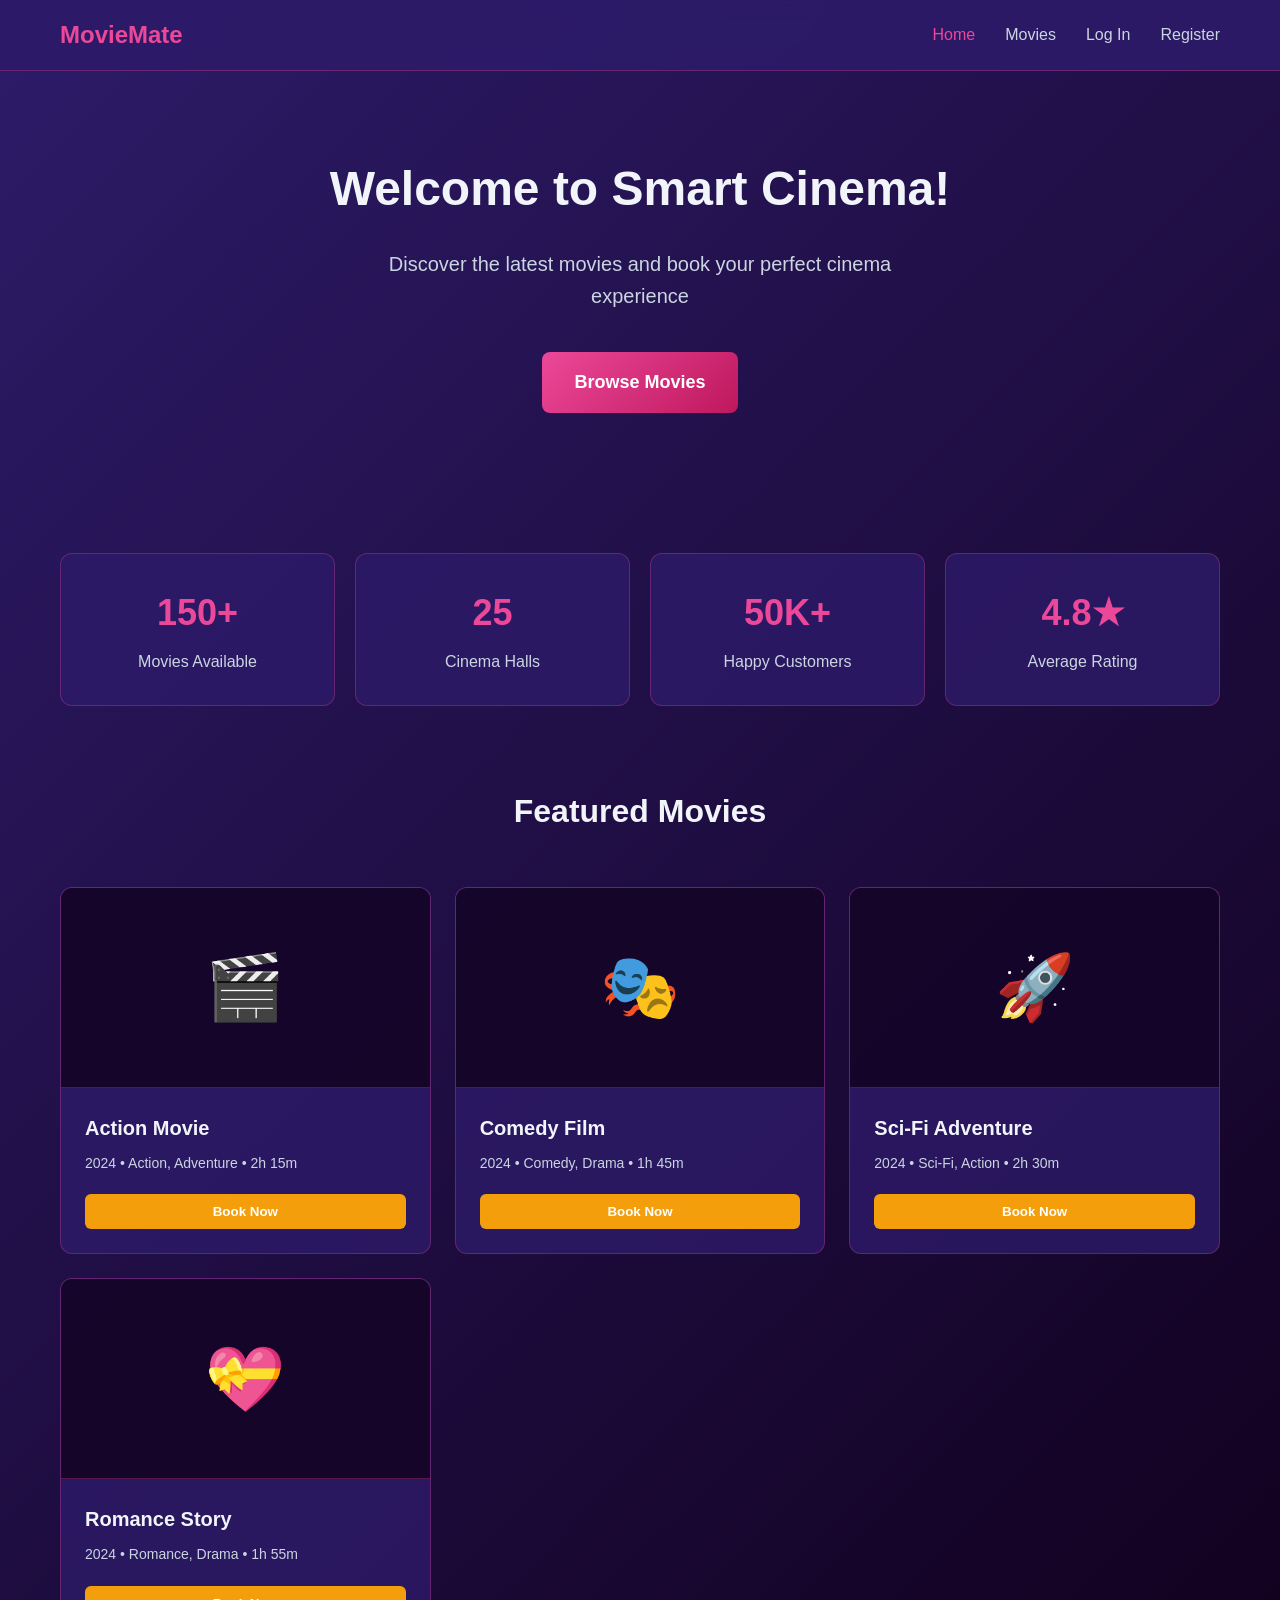
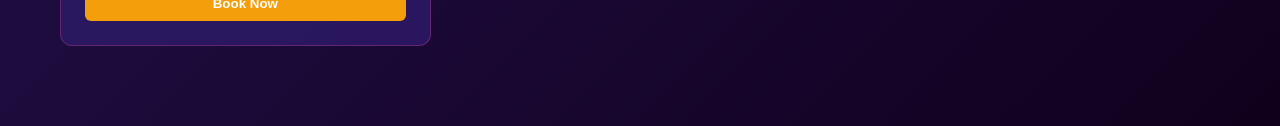
<file: cinema client/index.html>
<!DOCTYPE html>
<html lang="en">
<head>
    <meta charset="UTF-8">
    <meta name="viewport" content="width=device-width, initial-scale=1.0">
    <title>Smart Cinema - Home</title>
    <style>
        * {
            margin: 0;
            padding: 0;
            box-sizing: border-box;
        }

        body {
            font-family: -apple-system, BlinkMacSystemFont, "Segoe UI", Roboto, sans-serif;
            background: linear-gradient(135deg, #2d1b69 0%, #11001c 100%);
            color: #f1f5f9;
            line-height: 1.6;
            min-height: 100vh;
        }

        /* Navigation */
        .navbar {
            background: rgba(45, 27, 105, 0.9);
            backdrop-filter: blur(10px);
            border-bottom: 1px solid rgba(236, 72, 153, 0.3);
            position: sticky;
            top: 0;
            z-index: 100;
        }

        .nav-container {
            max-width: 1200px;
            margin: 0 auto;
            padding: 0 20px;
            display: flex;
            justify-content: space-between;
            align-items: center;
            height: 70px;
        }

        .logo {
            font-size: 24px;
            font-weight: bold;
            color: #ec4899;
            text-decoration: none;
            display: flex;
            align-items: center;
            gap: 8px;
        }

        .nav-menu {
            display: flex;
            list-style: none;
            gap: 30px;
        }

        .nav-menu a {
            color: #cbd5e1;
            text-decoration: none;
            font-weight: 500;
            transition: color 0.3s ease;
        }

        .nav-menu a:hover,
        .nav-menu a.active {
            color: #ec4899;
        }

        .menu-toggle {
            display: none;
            background: none;
            border: none;
            color: #f1f5f9;
            font-size: 24px;
            cursor: pointer;
        }

        /* Main Content */
        .main-content {
            max-width: 1200px;
            margin: 0 auto;
            padding: 0 20px;
        }

        /* Welcome Section */
        .welcome-section {
            text-align: center;
            padding: 80px 0;
        }

        .welcome-section h1 {
            font-size: 48px;
            font-weight: 700;
            color: #f1f5f9;
            margin-bottom: 20px;
        }

        .welcome-section p {
            font-size: 20px;
            color: #cbd5e1;
            margin-bottom: 40px;
            max-width: 600px;
            margin-left: auto;
            margin-right: auto;
        }

        .cta-button {
            display: inline-block;
            background: linear-gradient(135deg, #ec4899 0%, #be185d 100%);
            color: white;
            padding: 16px 32px;
            border: none;
            border-radius: 8px;
            font-size: 18px;
            font-weight: 600;
            text-decoration: none;
            transition: all 0.3s ease;
        }

        .cta-button:hover {
            transform: translateY(-2px);
            box-shadow: 0 8px 24px rgba(236, 72, 153, 0.4);
        }

        /* Stats Section */
        .stats-section {
            display: grid;
            grid-template-columns: repeat(auto-fit, minmax(200px, 1fr));
            gap: 20px;
            margin: 60px 0;
        }

        .stat-card {
            background: rgba(45, 27, 105, 0.8);
            border: 1px solid rgba(236, 72, 153, 0.3);
            border-radius: 12px;
            padding: 30px 20px;
            text-align: center;
            transition: transform 0.3s ease;
        }

        .stat-card:hover {
            transform: translateY(-4px);
        }

        .stat-number {
            display: block;
            font-size: 36px;
            font-weight: bold;
            color: #ec4899;
            margin-bottom: 8px;
        }

        .stat-label {
            color: #cbd5e1;
            font-size: 16px;
        }

        /* Featured Movies Section */
        .featured-movies {
            margin: 80px 0;
        }

        .section-title {
            font-size: 32px;
            font-weight: 600;
            color: #f1f5f9;
            text-align: center;
            margin-bottom: 50px;
        }

        .movies-grid {
            display: grid;
            grid-template-columns: repeat(auto-fit, minmax(280px, 1fr));
            gap: 24px;
        }

        .movie-card {
            background: rgba(45, 27, 105, 0.8);
            border: 1px solid rgba(236, 72, 153, 0.3);
            border-radius: 12px;
            overflow: hidden;
            transition: transform 0.3s ease;
        }

        .movie-card:hover {
            transform: translateY(-4px);
        }

        .movie-poster {
            background: rgba(17, 0, 28, 0.8);
            height: 200px;
            display: flex;
            align-items: center;
            justify-content: center;
            font-size: 64px;
            border-bottom: 1px solid rgba(236, 72, 153, 0.3);
        }

        .movie-info {
            padding: 24px;
        }

        .movie-title {
            font-size: 20px;
            font-weight: 600;
            color: #f1f5f9;
            margin-bottom: 8px;
        }

        .movie-details {
            color: #cbd5e1;
            font-size: 14px;
            margin-bottom: 20px;
        }

        .book-btn {
            background: #f59e0b;
            color: white;
            border: none;
            padding: 10px 20px;
            border-radius: 6px;
            font-weight: 600;
            cursor: pointer;
            transition: all 0.3s ease;
            width: 100%;
        }

        .book-btn:hover {
            background: #d97706;
            transform: translateY(-1px);
        }

        /* Mobile Responsive */
        @media (max-width: 768px) {
            .menu-toggle {
                display: block;
            }

            .nav-menu {
                position: absolute;
                top: 100%;
                left: 0;
                right: 0;
                background: rgba(45, 27, 105, 0.95);
                backdrop-filter: blur(10px);
                flex-direction: column;
                padding: 20px;
                border-top: 1px solid rgba(236, 72, 153, 0.3);
                transform: translateY(-100%);
                opacity: 0;
                visibility: hidden;
                transition: all 0.3s ease;
            }

            .nav-menu.active {
                transform: translateY(0);
                opacity: 1;
                visibility: visible;
            }

            .nav-menu li {
                margin: 10px 0;
            }

            .welcome-section {
                padding: 60px 0;
            }

            .welcome-section h1 {
                font-size: 36px;
            }

            .welcome-section p {
                font-size: 18px;
            }

            .stats-section {
                grid-template-columns: repeat(2, 1fr);
                gap: 16px;
            }

            .stat-card {
                padding: 20px 16px;
            }

            .stat-number {
                font-size: 28px;
            }

            .movies-grid {
                grid-template-columns: 1fr;
                gap: 20px;
            }
        }

        @media (max-width: 480px) {
            .nav-container {
                padding: 0 16px;
            }

            .main-content {
                padding: 0 16px;
            }

            .welcome-section h1 {
                font-size: 28px;
            }

            .stats-section {
                grid-template-columns: 1fr;
            }
        }
    </style>
</head>
<body>
    <nav class="navbar">
        <div class="nav-container">
            <a href="#" class="logo">MovieMate</a>
            
            <ul class="nav-menu">
                <li><a href="index.html" class="active">Home</a></li>
                <li><a href="pages/movies.html">Movies</a></li>
                <li><a href="pages/login.html">Log In</a></li>
                <li><a href="pages/register.html">Register</a></li>
            </ul>

            <button class="menu-toggle" onclick="toggleMenu()">☰</button>
        </div>
    </nav>

    <main class="main-content">
        <section class="welcome-section">
            <h1>Welcome to Smart Cinema!</h1>
            <p>Discover the latest movies and book your perfect cinema experience</p>
            <a href="pages/movies.html" class="cta-button">Browse Movies</a>
        </section>

        <section class="stats-section">
            <div class="stat-card">
                <span class="stat-number">150+</span>
                <div class="stat-label">Movies Available</div>
            </div>
            <div class="stat-card">
                <span class="stat-number">25</span>
                <div class="stat-label">Cinema Halls</div>
            </div>
            <div class="stat-card">
                <span class="stat-number">50K+</span>
                <div class="stat-label">Happy Customers</div>
            </div>
            <div class="stat-card">
                <span class="stat-number">4.8★</span>
                <div class="stat-label">Average Rating</div>
            </div>
        </section>

        <section class="featured-movies">
            <h2 class="section-title">Featured Movies</h2>
            <div class="movies-grid">
                <div class="movie-card">
                    <div class="movie-poster">🎬</div>
                    <div class="movie-info">
                        <h3 class="movie-title">Action Movie</h3>
                        <p class="movie-details">2024 • Action, Adventure • 2h 15m</p>
                        <button class="book-btn">Book Now</button>
                    </div>
                </div>

                <div class="movie-card">
                    <div class="movie-poster">🎭</div>
                    <div class="movie-info">
                        <h3 class="movie-title">Comedy Film</h3>
                        <p class="movie-details">2024 • Comedy, Drama • 1h 45m</p>
                        <button class="book-btn">Book Now</button>
                    </div>
                </div>

                <div class="movie-card">
                    <div class="movie-poster">🚀</div>
                    <div class="movie-info">
                        <h3 class="movie-title">Sci-Fi Adventure</h3>
                        <p class="movie-details">2024 • Sci-Fi, Action • 2h 30m</p>
                        <button class="book-btn">Book Now</button>
                    </div>
                </div>

                <div class="movie-card">
                    <div class="movie-poster">💝</div>
                    <div class="movie-info">
                        <h3 class="movie-title">Romance Story</h3>
                        <p class="movie-details">2024 • Romance, Drama • 1h 55m</p>
                        <button class="book-btn">Book Now</button>
                    </div>
                </div>
            </div>
        </section>
    </main>

    <script>
        function toggleMenu() {
            const navMenu = document.querySelector('.nav-menu');
            navMenu.classList.toggle('active');
        }
    </script>
</body>
</html>
</file>
